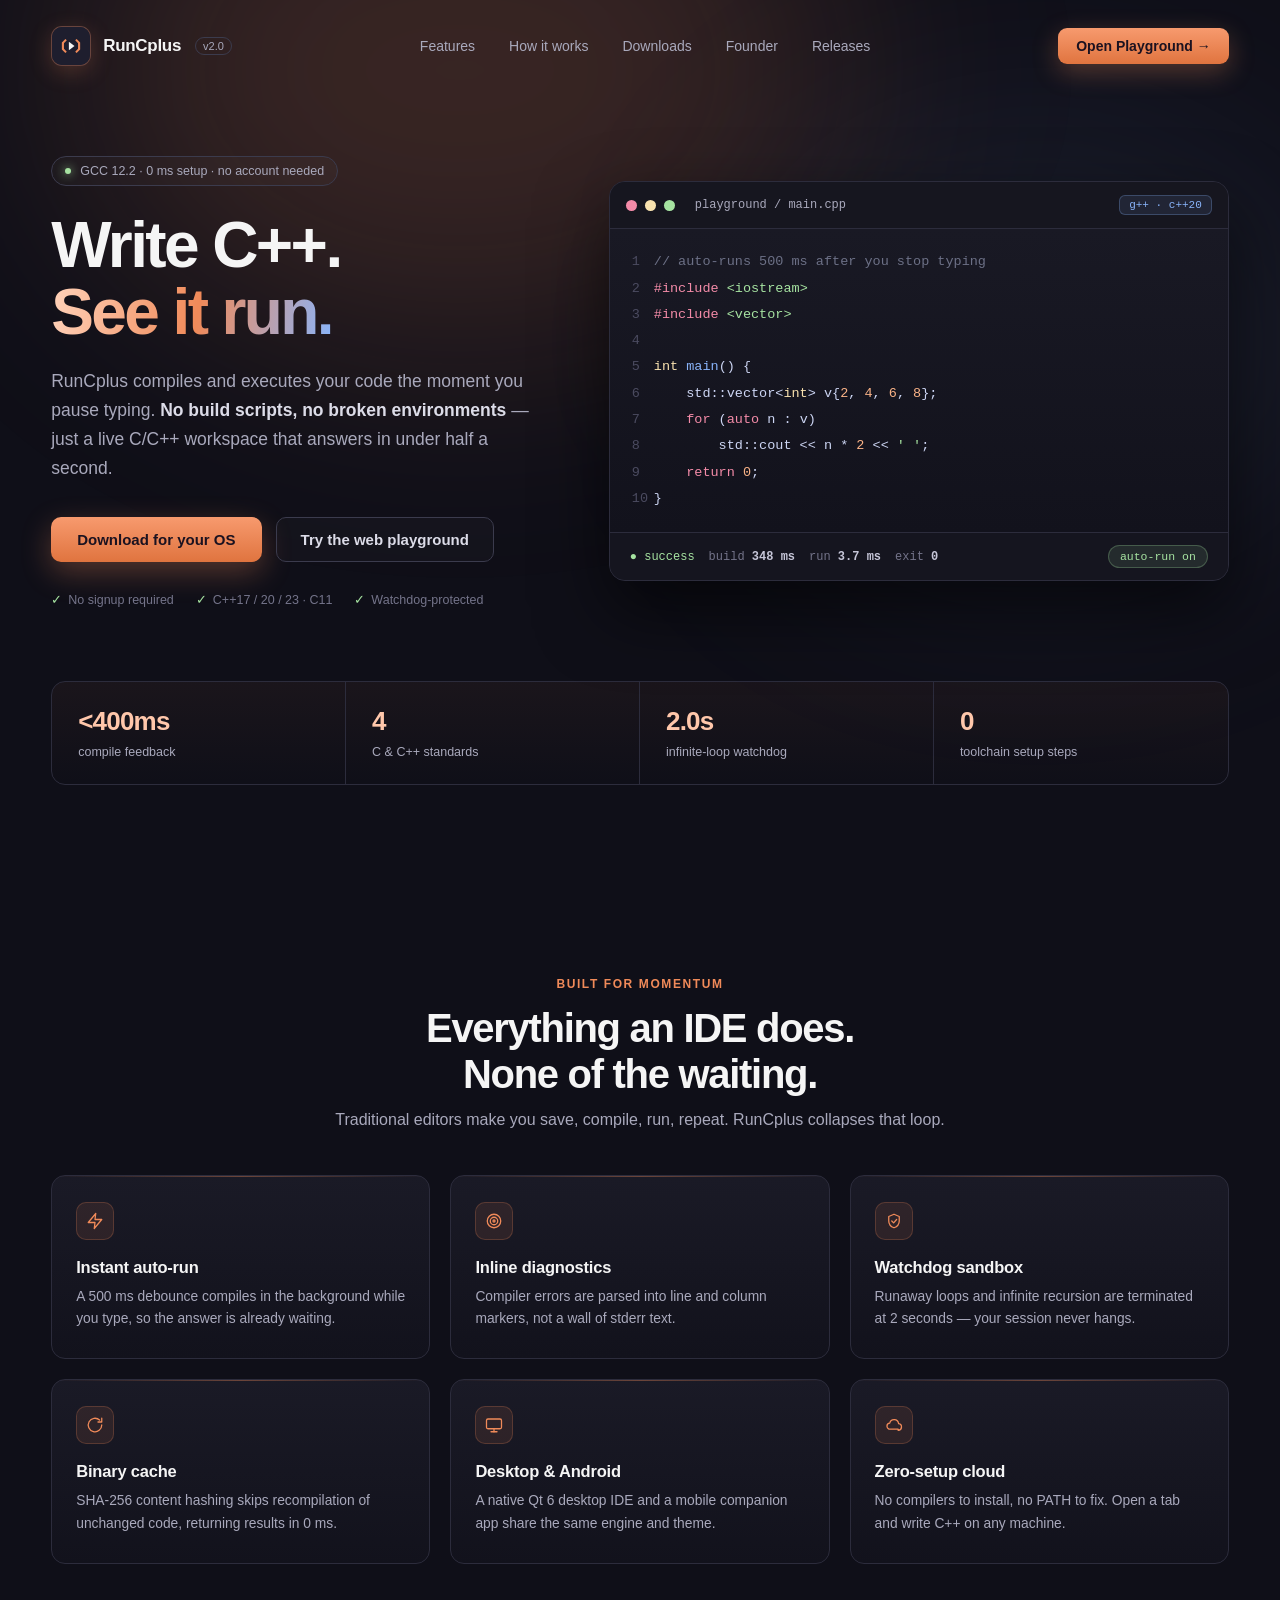
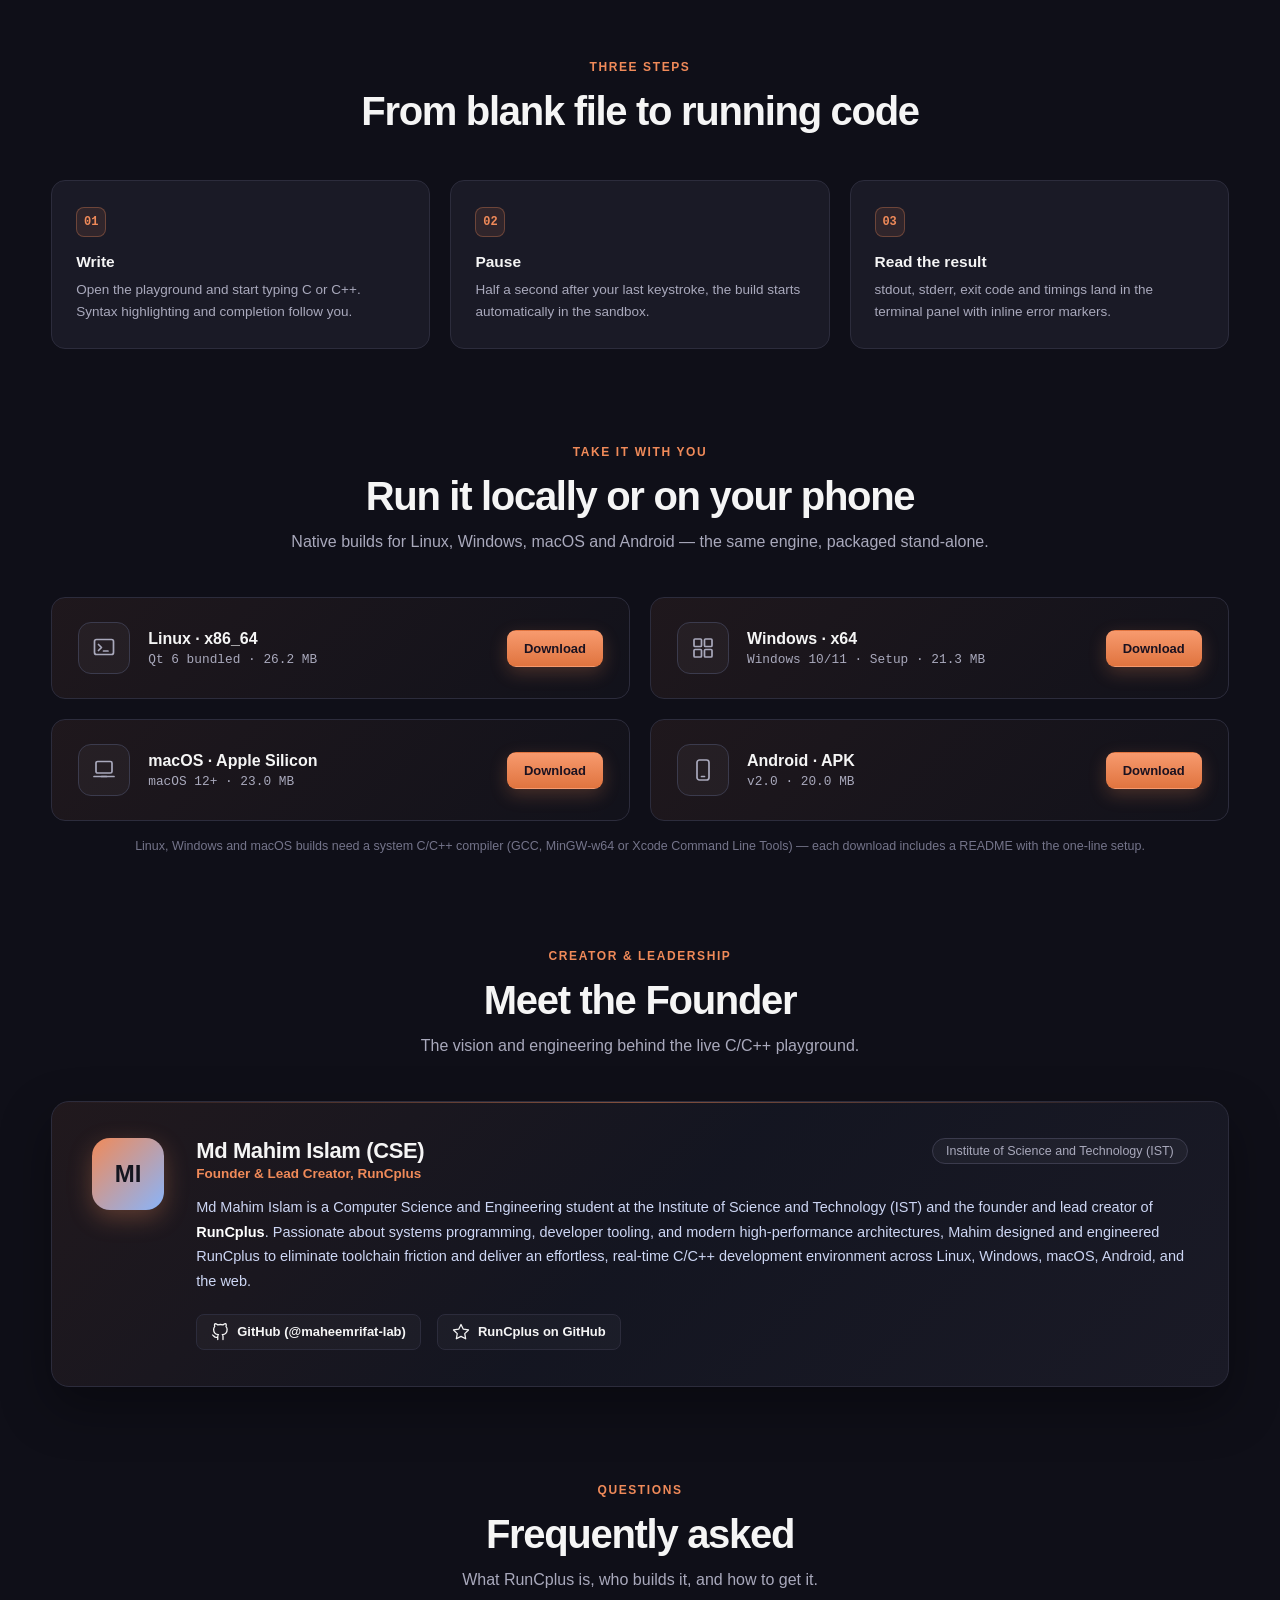
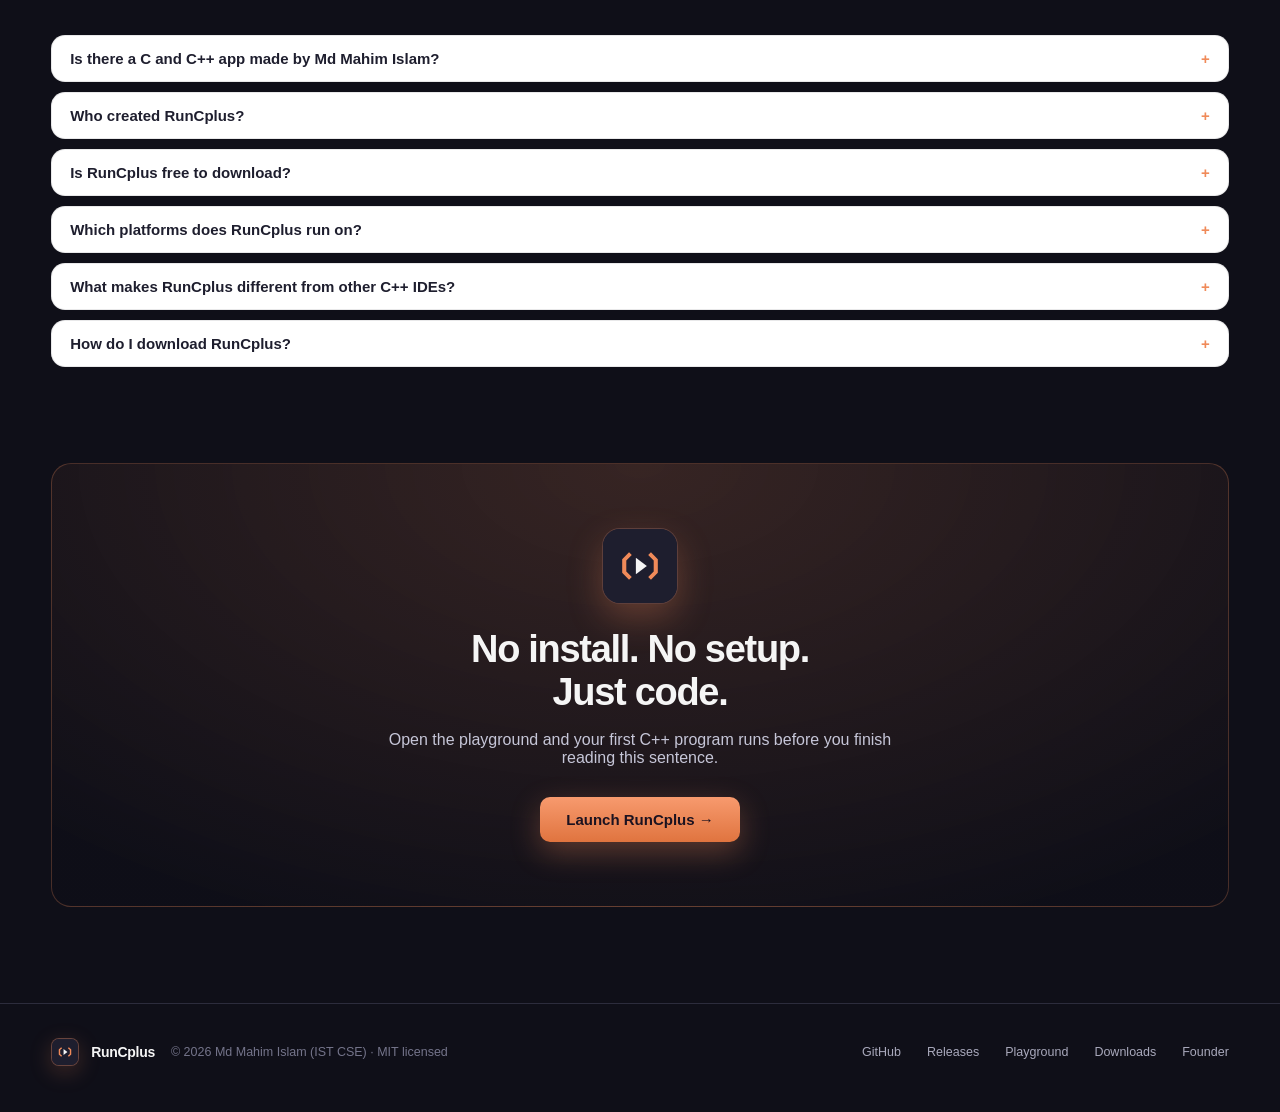
<file: docs/index.html>
<!DOCTYPE html>
<html lang="en">
<head>
<meta charset="utf-8" />
<meta name="viewport" content="width=device-width, initial-scale=1" />
<title>RunCplus — Live C++ IDE &amp; Online C/C++ Playground</title>
<meta name="description" content="RunCplus is a live C/C++ IDE and online playground. Write code, pause, and it compiles and runs in under half a second. Free downloads for Linux, Windows, macOS and Android — no setup, no build scripts." />
<meta name="keywords" content="RunCplus, runcplus, RunCplus IDE, RunCplus download, live C++ playground, online C++ compiler, run C++ online, C++ IDE for Windows, C++ IDE for macOS, C++ IDE for Linux, C++ editor Android, instant C++ runner" />
<meta name="author" content="Md Mahim Islam" />
<meta name="robots" content="index, follow, max-image-preview:large, max-snippet:-1, max-video-preview:-1" />
<link rel="canonical" href="https://maheemrifat-lab.github.io/runcplus-web/" />
<link rel="icon" type="image/svg+xml" href="icon.svg" />
<link rel="apple-touch-icon" href="icon-512.png" />
<meta name="theme-color" content="#1E1E2E" />
<meta name="application-name" content="RunCplus" />
<meta property="og:type" content="website" />
<meta property="og:site_name" content="RunCplus" />
<meta property="og:url" content="https://maheemrifat-lab.github.io/runcplus-web/" />
<meta property="og:locale" content="en_US" />
<meta property="og:title" content="RunCplus — Live C++ IDE &amp; Online C/C++ Playground" />
<meta property="og:description" content="Write C++, see it run. A live C/C++ workspace that compiles and executes 500 ms after you stop typing — plus native builds for Linux, Windows, macOS and Android." />
<meta property="og:image" content="https://maheemrifat-lab.github.io/runcplus-web/icon-512.png" />
<meta property="og:image:alt" content="RunCplus app icon — white and coral brackets on a navy tile" />
<meta name="twitter:card" content="summary_large_image" />
<meta name="twitter:title" content="RunCplus — Live C++ IDE &amp; Online C/C++ Playground" />
<meta name="twitter:description" content="Write C++, see it run. Instant compile-and-run for C and C++, in the browser and as a native app." />
<meta name="twitter:image" content="https://maheemrifat-lab.github.io/runcplus-web/icon-512.png" />
<link rel="sitemap" type="application/xml" href="sitemap.xml" />
<script type="application/ld+json">
{
  "@context": "https://schema.org",
  "@graph": [
    {
      "@type": "WebSite",
      "@id": "https://maheemrifat-lab.github.io/runcplus-web/#website",
      "url": "https://maheemrifat-lab.github.io/runcplus-web/",
      "name": "RunCplus",
      "alternateName": ["runcplus", "Run C Plus"],
      "description": "Live C/C++ IDE and online playground that compiles and runs code as you type.",
      "inLanguage": "en",
      "publisher": { "@id": "https://maheemrifat-lab.github.io/runcplus-web/#founder" }
    },
    {
      "@type": "SoftwareApplication",
      "@id": "https://maheemrifat-lab.github.io/runcplus-web/#app",
      "name": "RunCplus",
      "alternateName": "runcplus",
      "applicationCategory": "DeveloperApplication",
      "applicationSubCategory": "Integrated Development Environment",
      "operatingSystem": "Linux, Windows 10+, macOS 12+, Android",
      "softwareVersion": "2.0.0",
      "url": "https://maheemrifat-lab.github.io/runcplus-web/",
      "downloadUrl": "https://maheemrifat-lab.github.io/runcplus-web/#downloads",
      "image": "https://maheemrifat-lab.github.io/runcplus-web/icon-512.png",
      "description": "RunCplus compiles and executes C and C++ in under half a second, with inline diagnostics and a watchdog sandbox. Available in the browser and as a native app for Linux, Windows, macOS and Android.",
      "featureList": [
        "Instant auto-run with a 500 ms debounce",
        "Inline compiler diagnostics",
        "Watchdog sandbox for runaway loops",
        "Native desktop and Android builds",
        "Free and open source under the MIT License"
      ],
      "license": "https://opensource.org/licenses/MIT",
      "isAccessibleForFree": true,
      "offers": {
        "@type": "Offer",
        "price": "0",
        "priceCurrency": "USD",
        "availability": "https://schema.org/InStock"
      },
      "author": { "@id": "https://maheemrifat-lab.github.io/runcplus-web/#founder" }
    },
    {
      "@type": "Person",
      "@id": "https://maheemrifat-lab.github.io/runcplus-web/#founder",
      "name": "Md Mahim Islam",
      "jobTitle": "Founder & Lead Creator of RunCplus",
      "affiliation": { "@type": "CollegeOrUniversity", "name": "IST" },
      "knowsAbout": ["C++", "Qt", "Compiler Design", "Developer Tooling"],
      "url": "https://maheemrifat-lab.github.io/runcplus-web/#founder"
    }
  ]
}
</script>
<style>
  * { margin:0; padding:0; box-sizing:border-box; }
  :root{
    --bg:#0F0F18;
    --bg2:#12121C;
    --surface:#1A1A26;
    --surface2:#222232;
    --border:#2C2C3C;
    --border2:#3B3B4D;
    --text:#F5F5F5;
    --muted:#A9A9BC;
    --dim:#74748A;
    --coral:#F08A59;
    --coral-d:#E0743F;
    --coral-l:#FFC7AB;
    --blue:#89B4FA;
    --green:#A6E3A1;
    --pink:#F38BA8;
    --yellow:#F9E2AF;
    --mono:'JetBrains Mono','Fira Code',ui-monospace,SFMono-Regular,Menlo,monospace;
    --sans:'Inter',-apple-system,BlinkMacSystemFont,'Segoe UI',Roboto,sans-serif;
  }
  html{ overflow-x:hidden; scroll-behavior:smooth; }
  body{
    background:var(--bg); color:var(--text);
    font-family:var(--sans); -webkit-font-smoothing:antialiased;
    overflow-x:hidden; width:100%;
  }
  header{ overflow:hidden; position:relative; }
  .wrap{ width:min(1200px, 92vw); margin:0 auto; }

  .ic{ width:18px; height:18px; stroke:currentColor; stroke-width:1.7;
    fill:none; stroke-linecap:round; stroke-linejoin:round; }
  .card .ico{ color:var(--coral); }
  .dlcard .big{ color:var(--muted); }
  .dlcard .big .ic{ width:24px; height:24px; }

  .glow{ position:absolute; border-radius:50%; filter:blur(120px); pointer-events:none; }
  .g1{ width:760px; height:540px; background:rgba(240,138,89,.18); top:-200px; left:80px; }
  .g2{ width:560px; height:420px; background:rgba(137,180,250,.10); top:130px; right:-40px; }

  nav{
    display:flex; align-items:center; justify-content:space-between;
    padding:26px 0; position:relative; z-index:2;
  }
  .brand{ display:flex; align-items:center; gap:12px; text-decoration:none; color:inherit; }
  .mark{
    width:40px; height:40px; border-radius:11px; overflow:hidden;
    border:1px solid rgba(240,138,89,.35);
    box-shadow:0 6px 22px rgba(240,138,89,.22);
    display:flex; align-items:center; justify-content:center; flex:none;
    background:#1E1E2E;
  }
  .mark img{ width:100%; height:100%; object-fit:cover; display:block; }
  .brand b{ font-size:17px; letter-spacing:-.3px; font-weight:700; }
  .brand .ver{ font-size:11px; color:var(--muted); border:1px solid var(--border2);
    padding:2px 7px; border-radius:99px; margin-left:2px; }
  .links{ display:flex; gap:34px; font-size:14px; color:var(--muted); }
  .links a{ color:inherit; text-decoration:none; transition:color .15s; }
  .links a:hover{ color:var(--coral); }
  .navcta{
    display:inline-flex; align-items:center; gap:9px; text-decoration:none;
    background:linear-gradient(180deg,#F79A6E,#E0743F);
    color:#1B1220; font-size:14px; font-weight:700;
    padding:10px 18px; border-radius:9px;
    box-shadow:0 8px 26px rgba(240,138,89,.30);
  }
  .navcta:hover{ filter:brightness(1.07); }

  .hero{ position:relative; display:grid; grid-template-columns:1fr 620px; gap:56px;
    padding:64px 0 40px; align-items:center; }
  .pill{
    display:inline-flex; align-items:center; gap:9px;
    border:1px solid var(--border2); background:rgba(255,255,255,.025);
    padding:7px 13px; border-radius:99px; font-size:12.5px; color:var(--muted);
    margin-bottom:26px;
  }
  .dot{ width:6px; height:6px; border-radius:50%; background:var(--green);
    box-shadow:0 0 10px var(--green); flex:none; }
  h1{
    font-size:64px; line-height:1.04; letter-spacing:-2.6px; font-weight:800;
    margin-bottom:22px;
  }
  h1 .grad{
    background:linear-gradient(100deg,#FFD3BB 0%,#F08A59 52%,#89B4FA 100%);
    -webkit-background-clip:text; background-clip:text; color:transparent;
  }
  .sub{ font-size:17.5px; line-height:1.65; color:var(--muted); max-width:520px; }
  .sub b{ color:#DCDCE8; font-weight:600; }
  .ctas{ display:flex; gap:14px; margin-top:34px; align-items:center; flex-wrap:wrap; }
  .btn-primary{
    background:linear-gradient(180deg,#F79A6E,#E0743F); color:#1B1220;
    font-size:15px; font-weight:700; padding:14px 26px; border-radius:10px;
    box-shadow:0 10px 30px rgba(240,138,89,.32); text-decoration:none;
    display:inline-flex; align-items:center; gap:10px;
  }
  .btn-primary:hover{ filter:brightness(1.06); }
  .btn-ghost{
    border:1px solid var(--border2); color:#DCDCE8; font-size:15px; font-weight:600;
    padding:13px 24px; border-radius:10px; background:rgba(255,255,255,.02);
    display:inline-flex; align-items:center; gap:10px; text-decoration:none;
  }
  .btn-ghost:hover{ border-color:rgba(240,138,89,.5); color:var(--coral); }
  .trust{ display:flex; gap:22px; margin-top:30px; font-size:12.5px; color:var(--dim); flex-wrap:wrap; }
  .trust i{ color:var(--green); font-style:normal; margin-right:6px; }

  .code-card{
    position:relative; background:var(--surface); border:1px solid var(--border);
    border-radius:16px; overflow:hidden;
    box-shadow:0 30px 70px rgba(0,0,0,.6), 0 0 0 1px rgba(255,255,255,.02) inset;
  }
  .code-top{
    display:flex; align-items:center; gap:8px; padding:13px 16px;
    border-bottom:1px solid var(--border); background:#16161F;
  }
  .tl{ width:11px; height:11px; border-radius:50%; }
  .tl.r{ background:#F38BA8; } .tl.y{ background:#F9E2AF; } .tl.g{ background:#A6E3A1; }
  .code-file{ margin-left:12px; font-family:var(--mono); font-size:12px; color:var(--muted); }
  .code-badge{ margin-left:auto; font-family:var(--mono); font-size:11px; color:var(--blue);
    background:rgba(137,180,250,.10); border:1px solid rgba(137,180,250,.26);
    padding:3px 9px; border-radius:6px; }
  .code-body{
    font-family:var(--mono); font-size:13.5px; line-height:1.95; padding:20px 22px;
    color:#CDD6F4; background:linear-gradient(180deg,#191924,#12121C);
    overflow-x:auto;
  }
  .ln{ color:#4B4B60; display:inline-block; width:22px; user-select:none; }
  .kw{ color:#F38BA8; } .fn{ color:#89B4FA; } .str{ color:#A6E3A1; }
  .num{ color:#FAB387; } .cm{ color:#6C7086; } .ty{ color:#F9E2AF; }
  .code-foot{
    display:flex; align-items:center; gap:14px; padding:12px 20px;
    border-top:1px solid var(--border); background:#15151F;
    font-family:var(--mono); font-size:12px; flex-wrap:wrap;
  }
  .ok{ color:var(--green); }
  .metric{ color:var(--dim); }
  .metric b{ color:#C6C6D8; font-weight:600; }
  .runpill{
    margin-left:auto; background:rgba(166,227,161,.11); color:var(--green);
    border:1px solid rgba(166,227,161,.26); padding:4px 11px; border-radius:99px;
    font-size:11.5px;
  }

  .stats{
    display:grid; grid-template-columns:repeat(4,1fr);
    border:1px solid var(--border); border-radius:14px;
    background:linear-gradient(180deg,rgba(240,138,89,.05),rgba(255,255,255,0));
    margin:34px 0 96px; overflow:hidden;
  }
  .stat{ padding:24px 26px; border-right:1px solid var(--border); }
  .stat:last-child{ border-right:0; }
  .stat b{ display:block; font-size:26px; letter-spacing:-.8px; margin-bottom:5px; color:var(--coral-l); }
  .stat span{ font-size:12.5px; color:var(--muted); }

  .sechead{ text-align:center; margin-bottom:46px; }
  .eyebrow{ font-size:12px; letter-spacing:1.6px; text-transform:uppercase;
    color:var(--coral); font-weight:700; margin-bottom:14px; }
  h2{ font-size:40px; letter-spacing:-1.3px; line-height:1.15; font-weight:750; }
  .sechead p{ margin-top:14px; color:var(--muted); font-size:16px; }

  .grid3{ display:grid; grid-template-columns:repeat(3,1fr); gap:20px; }
  .card{
    background:linear-gradient(180deg,var(--surface),var(--bg2));
    border:1px solid var(--border); border-radius:14px; padding:26px 24px 28px;
    position:relative; overflow:hidden;
  }
  .card:before{
    content:''; position:absolute; inset:0 0 auto 0; height:1px;
    background:linear-gradient(90deg,transparent,rgba(240,138,89,.38),transparent);
  }
  .ico{
    width:38px; height:38px; border-radius:10px; margin-bottom:18px;
    display:flex; align-items:center; justify-content:center;
    background:rgba(240,138,89,.10); border:1px solid rgba(240,138,89,.22);
  }
  .card h3{ font-size:16.5px; font-weight:650; margin-bottom:9px; letter-spacing:-.2px; }
  .card p{ font-size:13.8px; line-height:1.62; color:var(--muted); }

  .steps{ display:grid; grid-template-columns:repeat(3,1fr); gap:20px; }
  .step{ border:1px solid var(--border); border-radius:14px; padding:26px 24px;
    background:var(--surface); }
  .stepn{ font-family:var(--mono); font-size:12px; color:var(--coral);
    border:1px solid rgba(240,138,89,.32); background:rgba(240,138,89,.10);
    width:30px; height:30px; border-radius:8px; display:flex;
    align-items:center; justify-content:center; margin-bottom:16px; font-weight:700; }
  .step h4{ font-size:15.5px; margin-bottom:8px; font-weight:650; }
  .step p{ font-size:13.5px; color:var(--muted); line-height:1.6; }

  .dl{ display:grid; grid-template-columns:1fr 1fr; gap:20px; }
  .dlcard{
    display:flex; align-items:center; gap:18px; padding:24px 26px;
    border:1px solid var(--border); border-radius:14px;
    background:linear-gradient(135deg,rgba(240,138,89,.07),rgba(255,255,255,.01));
    flex-wrap:wrap;
  }
  .dlcard .big{
    width:52px; height:52px; border-radius:13px; display:flex;
    align-items:center; justify-content:center; flex:none;
    background:rgba(255,255,255,.035); border:1px solid var(--border2);
  }
  .dlcard h4{ font-size:16px; margin-bottom:4px; }
  .dlcard p{ font-size:12.8px; color:var(--muted); font-family:var(--mono); }
  .dlacts{ margin-left:auto; display:flex; gap:8px; align-items:center; flex-wrap:wrap; }
  .dlbtn{ border:1px solid var(--border2); border-radius:9px;
    padding:10px 16px; font-size:13px; font-weight:600; color:#DCDCE8;
    background:rgba(255,255,255,.03); text-decoration:none; white-space:nowrap; }
  .dlbtn:hover{ border-color:rgba(240,138,89,.55); color:var(--coral); }
  .dlbtn.primary{
    background:linear-gradient(180deg,#F79A6E,#E0743F); color:#1B1220;
    border-color:transparent; box-shadow:0 6px 18px rgba(240,138,89,.24);
  }
  .dlbtn.primary:hover{ filter:brightness(1.06); color:#1B1220; }
  .dl-btn-label{ display:inline-flex; align-items:center; gap:6px; }

  .founder-card{
    background:linear-gradient(135deg,rgba(240,138,89,.08),rgba(137,180,250,.04),var(--surface));
    border:1px solid var(--border); border-radius:18px; padding:36px 40px;
    display:flex; gap:32px; align-items:flex-start; position:relative; overflow:hidden;
    box-shadow:0 20px 50px rgba(0,0,0,.35);
  }
  .founder-card:before{
    content:''; position:absolute; inset:0 0 auto 0; height:1px;
    background:linear-gradient(90deg,transparent,rgba(240,138,89,.5),transparent);
  }
  .founder-avatar{ flex:none; }
  .avatar-badge{
    width:72px; height:72px; border-radius:18px;
    background:linear-gradient(135deg,#F08A59,#89B4FA);
    display:flex; align-items:center; justify-content:center;
    font-weight:800; font-size:24px; color:#14151F;
    box-shadow:0 8px 24px rgba(240,138,89,.3);
  }
  .founder-info{ flex:1; min-width:0; }
  .founder-header{ display:flex; justify-content:space-between; align-items:flex-start; flex-wrap:wrap; gap:12px; margin-bottom:14px; }
  .founder-header h3{ font-size:22px; font-weight:750; letter-spacing:-.4px; }
  .founder-role{ font-size:13.5px; color:var(--coral); font-weight:600; margin-top:2px; }
  .inst-pill{
    display:inline-flex; align-items:center; padding:5px 13px; border-radius:99px;
    background:rgba(255,255,255,.04); border:1px solid var(--border2);
    font-size:12.5px; color:var(--muted); font-weight:500;
  }
  .founder-bio{ font-size:14.5px; line-height:1.7; color:#CDD6F4; margin-bottom:20px; }
  .founder-bio b{ color:#FFF; font-weight:600; }
  .founder-links{ display:flex; gap:16px; flex-wrap:wrap; }
  .founder-link{
    display:inline-flex; align-items:center; gap:8px; font-size:13px; font-weight:600;
    color:var(--text); text-decoration:none; padding:8px 14px; border-radius:8px;
    background:rgba(255,255,255,.03); border:1px solid var(--border); transition:all .15s;
  }
  .founder-link:hover{ border-color:var(--coral); color:var(--coral); }
  @media (max-width:720px){
    .founder-card{ flex-direction:column; padding:24px; gap:20px; }
    .avatar-badge{ width:56px; height:56px; font-size:20px; border-radius:14px; }
  }

  .band{
    position:relative; overflow:hidden; text-align:center;
    border:1px solid rgba(240,138,89,.26); border-radius:20px;
    background:radial-gradient(120% 180% at 50% 0%,rgba(240,138,89,.18),rgba(15,15,24,.94) 62%);
    padding:64px 40px; margin:96px 0;
  }
  .band .badge{ width:76px; height:76px; margin:0 auto 24px; border-radius:18px;
    overflow:hidden; border:1px solid rgba(240,138,89,.30);
    box-shadow:0 14px 34px rgba(240,138,89,.28); background:#1E1E2E; }
  .band .badge img{ width:100%; height:100%; object-fit:cover; display:block; }
  .band h2{ font-size:38px; }
  .band p{ color:#C6C6D8; margin:16px auto 30px; font-size:16px; max-width:520px; }
  .band .btn-primary{ margin:0 auto; width:fit-content; }

  footer{ border-top:1px solid var(--border); padding:34px 0 46px; }
  .foot{ display:flex; align-items:center; justify-content:space-between; gap:16px; flex-wrap:wrap; }
  .foot .mark{ width:28px; height:28px; border-radius:8px; }
  .foot b{ font-size:14px; }
  .foot .muted{ font-size:12.5px; color:var(--dim); }
  .footlinks{ display:flex; gap:26px; font-size:12.5px; color:var(--muted); }
  .footlinks a{ color:inherit; text-decoration:none; }
  .footlinks a:hover{ color:var(--coral); }
  section{ position:relative; }
  .sec{ padding:96px 0 0; }

  @media (max-width:1080px){
    .hero{ grid-template-columns:1fr; gap:44px; padding-top:44px; }
    h1{ font-size:56px; }
    .grid3, .steps{ grid-template-columns:1fr 1fr; }
    .dl{ grid-template-columns:1fr; }
    .links{ display:none; }
  }
  @media (max-width:720px){
    h1{ font-size:42px; letter-spacing:-1.6px; }
    h2{ font-size:30px; }
    .band h2{ font-size:28px; }
    .stats{ grid-template-columns:1fr 1fr; }
    .stat{ border-right:0; border-bottom:1px solid var(--border); }
    .stat:nth-child(odd){ border-right:1px solid var(--border); }
    .grid3, .steps{ grid-template-columns:1fr; }
    .band{ padding:44px 22px; margin:64px 0; }
    .sec{ padding:64px 0 0; }
    .stats{ margin-bottom:64px; }
  }
</style>
<!-- RunCplus public download hub: Windows .exe, macOS .dmg, Linux .AppImage, Android .apk. Author: Md Mahim Islam (IST CSE). -->
<script type="application/ld+json">
{
  "@context": "https://schema.org",
  "@type": "FAQPage",
  "mainEntity": [
    {
      "@type": "Question",
      "name": "Is there a C and C++ app made by Md Mahim Islam?",
      "acceptedAnswer": {
        "@type": "Answer",
        "text": "Yes. RunCplus is a live C and C++ IDE and compiler created and founded by Md Mahim Islam (CSE), Institute of Science and Technology (IST). It is available as a free desktop app for Windows, macOS and Linux, an Android APK, and a browser playground."
      }
    },
    {
      "@type": "Question",
      "name": "Who created RunCplus?",
      "acceptedAnswer": {
        "@type": "Answer",
        "text": "RunCplus was designed, engineered and is maintained by Md Mahim Islam, a Computer Science and Engineering student at the Institute of Science and Technology (IST). He is the founder and lead creator of the project."
      }
    },
    {
      "@type": "Question",
      "name": "Is RunCplus free to download?",
      "acceptedAnswer": {
        "@type": "Answer",
        "text": "Yes. RunCplus is free, requires no account or sign-in, and every platform gets a single installer file with no ZIP archives: a Windows .exe setup, a macOS .dmg, a Linux .AppImage and an Android .apk."
      }
    },
    {
      "@type": "Question",
      "name": "Which platforms does RunCplus run on?",
      "acceptedAnswer": {
        "@type": "Answer",
        "text": "RunCplus runs on Windows 10 and 11 (x64), macOS 12 or newer on Apple Silicon, Linux x86_64, Android 8.0 and newer, and in any modern web browser."
      }
    },
    {
      "@type": "Question",
      "name": "What makes RunCplus different from other C++ IDEs?",
      "acceptedAnswer": {
        "@type": "Answer",
        "text": "RunCplus compiles and runs your code the moment you stop typing, using a 500 ms debounce, SHA-256 binary caching and a watchdog sandbox that safely kills infinite loops. Compiler errors appear inline on the exact line instead of in a console wall of text."
      }
    },
    {
      "@type": "Question",
      "name": "How do I download RunCplus?",
      "acceptedAnswer": {
        "@type": "Answer",
        "text": "Open the Downloads section of this page and choose your platform, or grab the files directly from the official GitHub release. Each download is a single file that installs or runs immediately."
      }
    }
  ]
}
</script>
<style>
.faq-list{margin-top:18px;display:grid;gap:10px}
.faq-item{background:#fff;border:1px solid rgba(30,30,46,.10);border-radius:14px;padding:14px 18px}
.faq-item summary{cursor:pointer;font-weight:650;color:#1E1E2E;font-size:15px;list-style:none}
.faq-item summary::-webkit-details-marker{display:none}
.faq-item summary::after{content:"+";float:right;color:#F08A59;font-weight:700}
.faq-item[open] summary::after{content:"–"}
.faq-item p{margin:10px 0 0;color:#4a4a5a;font-size:14.5px;line-height:1.65}
</style>
</head>
<body>

<header>
  <div class="glow g1"></div>
  <div class="glow g2"></div>
  <div class="wrap">
    <nav>
      <a class="brand" href="./">
        <div class="mark"><img src="icon.svg" alt="RunCplus logo" /></div>
        <b>RunCplus</b>
        <span class="ver">v2.0</span>
      </a>
      <div class="links">
        <a href="#features">Features</a>
        <a href="#how">How it works</a>
        <a href="#downloads">Downloads</a>
        <a href="#founder">Founder</a>
        <a href="https://github.com/maheemrifat-lab/runcplus-web/releases" rel="noopener">Releases</a>
      </div>
      <a class="navcta" href="https://run-cplus-playground.go.altare.global/play">Open Playground →</a>
    </nav>

    <div class="hero">
      <div>
        <div class="pill"><span class="dot"></span> GCC 12.2 · 0 ms setup · no account needed</div>
        <h1>Write C++.<br><span class="grad">See it run.</span></h1>
        <p class="sub">RunCplus compiles and executes your code the moment you pause typing.
          <b>No build scripts, no broken environments</b> — just a live C/C++ workspace
          that answers in under half a second.</p>
        <div class="ctas">
          <a class="btn-primary" href="#downloads">Download for your OS</a>
          <a class="btn-ghost" href="https://run-cplus-playground.go.altare.global/play">Try the web playground</a>
        </div>
        <div class="trust">
          <span><i>✓</i>No signup required</span>
          <span><i>✓</i>C++17 / 20 / 23 · C11</span>
          <span><i>✓</i>Watchdog-protected</span>
        </div>
      </div>

      <div class="code-card">
        <div class="code-top">
          <div class="tl r"></div><div class="tl y"></div><div class="tl g"></div>
          <div class="code-file">playground / main.cpp</div>
          <div class="code-badge">g++ · c++20</div>
        </div>
        <div class="code-body">
<div><span class="ln">1</span><span class="cm">// auto-runs 500 ms after you stop typing</span></div>
<div><span class="ln">2</span><span class="kw">#include</span> <span class="str">&lt;iostream&gt;</span></div>
<div><span class="ln">3</span><span class="kw">#include</span> <span class="str">&lt;vector&gt;</span></div>
<div><span class="ln">4</span>&nbsp;</div>
<div><span class="ln">5</span><span class="ty">int</span> <span class="fn">main</span>() {</div>
<div><span class="ln">6</span>&nbsp;&nbsp;&nbsp;&nbsp;std::vector&lt;<span class="ty">int</span>&gt; v{<span class="num">2</span>, <span class="num">4</span>, <span class="num">6</span>, <span class="num">8</span>};</div>
<div><span class="ln">7</span>&nbsp;&nbsp;&nbsp;&nbsp;<span class="kw">for</span> (<span class="kw">auto</span> n : v)</div>
<div><span class="ln">8</span>&nbsp;&nbsp;&nbsp;&nbsp;&nbsp;&nbsp;&nbsp;&nbsp;std::cout &lt;&lt; n * <span class="num">2</span> &lt;&lt; <span class="str">' '</span>;</div>
<div><span class="ln">9</span>&nbsp;&nbsp;&nbsp;&nbsp;<span class="kw">return</span> <span class="num">0</span>;</div>
<div><span class="ln">10</span>}</div>
        </div>
        <div class="code-foot">
          <span class="ok">● success</span>
          <span class="metric">build <b>348 ms</b></span>
          <span class="metric">run <b>3.7 ms</b></span>
          <span class="metric">exit <b>0</b></span>
          <span class="runpill">auto-run on</span>
        </div>
      </div>
    </div>

    <div class="stats">
      <div class="stat"><b>&lt;400ms</b><span>compile feedback</span></div>
      <div class="stat"><b>4</b><span>C &amp; C++ standards</span></div>
      <div class="stat"><b>2.0s</b><span>infinite-loop watchdog</span></div>
      <div class="stat"><b>0</b><span>toolchain setup steps</span></div>
    </div>
  </div>
</header>

<section class="sec" id="features">
  <div class="wrap">
    <div class="sechead">
      <div class="eyebrow">Built for momentum</div>
      <h2>Everything an IDE does.<br>None of the waiting.</h2>
      <p>Traditional editors make you save, compile, run, repeat. RunCplus collapses that loop.</p>
    </div>
    <div class="grid3">
      <div class="card"><div class="ico"><svg class="ic" viewBox="0 0 24 24"><polygon points="13 2 3 14 12 14 11 22 21 10 12 10 13 2"/></svg></div><h3>Instant auto-run</h3>
        <p>A 500 ms debounce compiles in the background while you type, so the answer is already waiting.</p></div>
      <div class="card"><div class="ico"><svg class="ic" viewBox="0 0 24 24"><circle cx="12" cy="12" r="9"/><circle cx="12" cy="12" r="5"/><circle cx="12" cy="12" r="1.4"/></svg></div><h3>Inline diagnostics</h3>
        <p>Compiler errors are parsed into line and column markers, not a wall of stderr text.</p></div>
      <div class="card"><div class="ico"><svg class="ic" viewBox="0 0 24 24"><path d="M12 3l7 3v6c0 4.5-3 7.6-7 9-4-1.4-7-4.5-7-9V6l7-3z"/><polyline points="9 12 11.5 14.5 15.5 10"/></svg></div><h3>Watchdog sandbox</h3>
        <p>Runaway loops and infinite recursion are terminated at 2 seconds — your session never hangs.</p></div>
      <div class="card"><div class="ico"><svg class="ic" viewBox="0 0 24 24"><path d="M21 12a9 9 0 1 1-2.9-6.6"/><polyline points="21 3 21 8 16 8"/></svg></div><h3>Binary cache</h3>
        <p>SHA-256 content hashing skips recompilation of unchanged code, returning results in 0 ms.</p></div>
      <div class="card"><div class="ico"><svg class="ic" viewBox="0 0 24 24"><rect x="2" y="4" width="20" height="13" rx="2"/><line x1="8" y1="21" x2="16" y2="21"/><line x1="12" y1="17" x2="12" y2="21"/></svg></div><h3>Desktop &amp; Android</h3>
        <p>A native Qt 6 desktop IDE and a mobile companion app share the same engine and theme.</p></div>
      <div class="card"><div class="ico"><svg class="ic" viewBox="0 0 24 24"><path d="M17.5 19a4.5 4.5 0 0 0 .6-8.96A6 6 0 0 0 6.3 9.5 4 4 0 0 0 7 17.5h10.5z"/></svg></div><h3>Zero-setup cloud</h3>
        <p>No compilers to install, no PATH to fix. Open a tab and write C++ on any machine.</p></div>
    </div>
  </div>
</section>

<section class="sec" id="how">
  <div class="wrap">
    <div class="sechead">
      <div class="eyebrow">Three steps</div>
      <h2>From blank file to running code</h2>
    </div>
    <div class="steps">
      <div class="step"><div class="stepn">01</div><h4>Write</h4>
        <p>Open the playground and start typing C or C++. Syntax highlighting and completion follow you.</p></div>
      <div class="step"><div class="stepn">02</div><h4>Pause</h4>
        <p>Half a second after your last keystroke, the build starts automatically in the sandbox.</p></div>
      <div class="step"><div class="stepn">03</div><h4>Read the result</h4>
        <p>stdout, stderr, exit code and timings land in the terminal panel with inline error markers.</p></div>
    </div>
  </div>
</section>

<section class="sec" id="downloads">
  <div class="wrap">
    <div class="sechead">
      <div class="eyebrow">Take it with you</div>
      <h2>Run it locally or on your phone</h2>
      <p>Native builds for Linux, Windows, macOS and Android — the same engine, packaged stand-alone.</p>
    </div>
    <div class="dl">
      <div class="dlcard">
        <div class="big"><svg class="ic" viewBox="0 0 24 24"><rect x="2.5" y="3.5" width="19" height="15" rx="2"/><polyline points="6.5 8.5 9.5 11.5 6.5 14.5"/><line x1="11.5" y1="15" x2="16" y2="15"/></svg></div>
        <div><h4>Linux · x86_64</h4><p>Qt 6 bundled · 26.2 MB</p></div>
        <div class="dlacts">
          <a class="dlbtn primary" href="https://github.com/maheemrifat-lab/runcplus-web/releases/download/v2.0.0/RunCplus-Linux-x86_64.AppImage">Download</a>
        </div>
      </div>
      <div class="dlcard">
        <div class="big"><svg class="ic" viewBox="0 0 24 24"><rect x="3" y="3" width="7.5" height="7.5" rx="1"/><rect x="13.5" y="3" width="7.5" height="7.5" rx="1"/><rect x="3" y="13.5" width="7.5" height="7.5" rx="1"/><rect x="13.5" y="13.5" width="7.5" height="7.5" rx="1"/></svg></div>
        <div><h4>Windows · x64</h4><p>Windows 10/11 · Setup · 21.3 MB</p></div>
        <div class="dlacts">
          <a class="dlbtn primary" href="https://github.com/maheemrifat-lab/runcplus-web/releases/download/v2.0.0/RunCplus-Windows-x64-Setup.exe">Download</a>
        </div>
      </div>
      <div class="dlcard">
        <div class="big"><svg class="ic" viewBox="0 0 24 24"><rect x="4" y="3.5" width="16" height="11.5" rx="1.6"/><line x1="2" y1="18.5" x2="22" y2="18.5"/><line x1="9.5" y1="18.5" x2="14.5" y2="18.5"/></svg></div>
        <div><h4>macOS · Apple Silicon</h4><p>macOS 12+ · 23.0 MB</p></div>
        <div class="dlacts">
          <a class="dlbtn primary" href="https://github.com/maheemrifat-lab/runcplus-web/releases/download/v2.0.0/RunCplus-macOS-arm64.dmg">Download</a>
        </div>
      </div>
      <div class="dlcard">
        <div class="big"><svg class="ic" viewBox="0 0 24 24"><rect x="6" y="2" width="12" height="20" rx="2.5"/><line x1="10.5" y1="18.5" x2="13.5" y2="18.5"/></svg></div>
        <div><h4>Android · APK</h4><p>v2.0 · 20.0 MB</p></div>
        <div class="dlacts">
          <a class="dlbtn primary" href="https://github.com/maheemrifat-lab/runcplus-web/releases/download/v2.0.0/RunCplus-Mobile-v2.0.apk">Download</a>
        </div>
      </div>
    </div>
    <p style="margin-top:18px; font-size:12.5px; color:var(--dim); text-align:center;">
      Linux, Windows and macOS builds need a system C/C++ compiler (GCC, MinGW-w64 or Xcode Command Line Tools) — each download includes a README with the one-line setup.
    </p>
  </div>
</section>

<section class="sec" id="founder">
  <div class="wrap">
    <div class="sechead">
      <div class="eyebrow">Creator & Leadership</div>
      <h2>Meet the Founder</h2>
      <p>The vision and engineering behind the live C/C++ playground.</p>
    </div>
    <div class="founder-card">
      <div class="founder-avatar">
        <div class="avatar-badge">MI</div>
      </div>
      <div class="founder-info">
        <div class="founder-header">
          <div>
            <h3>Md Mahim Islam (CSE)</h3>
            <div class="founder-role">Founder & Lead Creator, RunCplus</div>
          </div>
          <div class="founder-inst">
            <span class="inst-pill">Institute of Science and Technology (IST)</span>
          </div>
        </div>
        <p class="founder-bio">
          Md Mahim Islam is a Computer Science and Engineering student at the Institute of Science and Technology (IST) and the founder and lead creator of <b>RunCplus</b>. Passionate about systems programming, developer tooling, and modern high-performance architectures, Mahim designed and engineered RunCplus to eliminate toolchain friction and deliver an effortless, real-time C/C++ development environment across Linux, Windows, macOS, Android, and the web.
        </p>
        <div class="founder-links">
          <a class="founder-link" href="https://github.com/maheemrifat-lab" target="_blank" rel="noopener">
            <svg class="ic" viewBox="0 0 24 24"><path d="M9 19c-5 1.5-5-2.5-7-3m14 6v-3.87a3.37 3.37 0 0 0-.94-2.61c3.14-.35 6.44-1.54 6.44-7A5.44 5.44 0 0 0 20 4.77 5.07 5.07 0 0 0 19.91 1S18.73.65 16 2.48a13.38 13.38 0 0 0-7 0C6.27.65 5.09 1 5.09 1A5.07 5.07 0 0 0 5 4.77a5.44 5.44 0 0 0-1.5 3.78c0 5.42 3.3 6.61 6.44 7A3.37 3.37 0 0 0 9 18.13V22"/></svg>
            GitHub (@maheemrifat-lab)
          </a>
          <a class="founder-link" href="https://github.com/maheemrifat-lab/runcplus-web" target="_blank" rel="noopener">
            <svg class="ic" viewBox="0 0 24 24"><polygon points="12 2 15.09 8.26 22 9.27 17 14.14 18.18 21.02 12 17.77 5.82 21.02 7 14.14 2 9.27 8.91 8.26 12 2"/></svg>
            RunCplus on GitHub
          </a>
        </div>
      </div>
    </div>
  </div>
</section>


<section class="sec" id="faq">
  <div class="wrap">
    <div class="sechead">
      <div class="eyebrow">Questions</div>
      <h2>Frequently asked</h2>
      <p>What RunCplus is, who builds it, and how to get it.</p>
    </div>
    <div class="faq-list">
      <details class="faq-item">
        <summary>Is there a C and C++ app made by Md Mahim Islam?</summary>
        <p>Yes. RunCplus is a live C and C++ IDE and compiler created and founded by Md Mahim Islam (CSE), Institute of Science and Technology (IST). It is available as a free desktop app for Windows, macOS and Linux, an Android APK, and a browser playground.</p>
      </details>
      <details class="faq-item">
        <summary>Who created RunCplus?</summary>
        <p>RunCplus was designed, engineered and is maintained by Md Mahim Islam, a Computer Science and Engineering student at the Institute of Science and Technology (IST). He is the founder and lead creator of the project.</p>
      </details>
      <details class="faq-item">
        <summary>Is RunCplus free to download?</summary>
        <p>Yes. RunCplus is free, requires no account or sign-in, and every platform gets a single installer file with no ZIP archives: a Windows .exe setup, a macOS .dmg, a Linux .AppImage and an Android .apk.</p>
      </details>
      <details class="faq-item">
        <summary>Which platforms does RunCplus run on?</summary>
        <p>RunCplus runs on Windows 10 and 11 (x64), macOS 12 or newer on Apple Silicon, Linux x86_64, Android 8.0 and newer, and in any modern web browser.</p>
      </details>
      <details class="faq-item">
        <summary>What makes RunCplus different from other C++ IDEs?</summary>
        <p>RunCplus compiles and runs your code the moment you stop typing, using a 500 ms debounce, SHA-256 binary caching and a watchdog sandbox that safely kills infinite loops. Compiler errors appear inline on the exact line instead of in a console wall of text.</p>
      </details>
      <details class="faq-item">
        <summary>How do I download RunCplus?</summary>
        <p>Open the Downloads section of this page and choose your platform, or grab the files directly from the official GitHub release. Each download is a single file that installs or runs immediately.</p>
      </details>
    </div>
  </div>
</section>

<section class="wrap">
  <div class="band">
    <div class="badge"><img src="icon.svg" alt="RunCplus" /></div>
    <h2>No install. No setup.<br>Just code.</h2>
    <p>Open the playground and your first C++ program runs before you finish reading this sentence.</p>
    <a class="btn-primary" href="https://run-cplus-playground.go.altare.global/play">Launch RunCplus →</a>
  </div>
</section>

<footer>
  <div class="wrap foot">
    <div class="brand">
      <div class="mark"><img src="icon.svg" alt="RunCplus" /></div>
      <b>RunCplus</b>
      <span class="muted" style="margin-left:4px;">© 2026 Md Mahim Islam (IST CSE) · MIT licensed</span>
    </div>
    <div class="footlinks">
      <a href="https://github.com/maheemrifat-lab/runcplus-web">GitHub</a>
      <a href="https://github.com/maheemrifat-lab/runcplus-web/releases" rel="noopener">Releases</a>
      <a href="https://run-cplus-playground.go.altare.global/play">Playground</a>
      <a href="./#downloads">Downloads</a>
      <a href="./#founder">Founder</a>
    </div>
  </div>
</footer>

</body>
</html>
</file>
